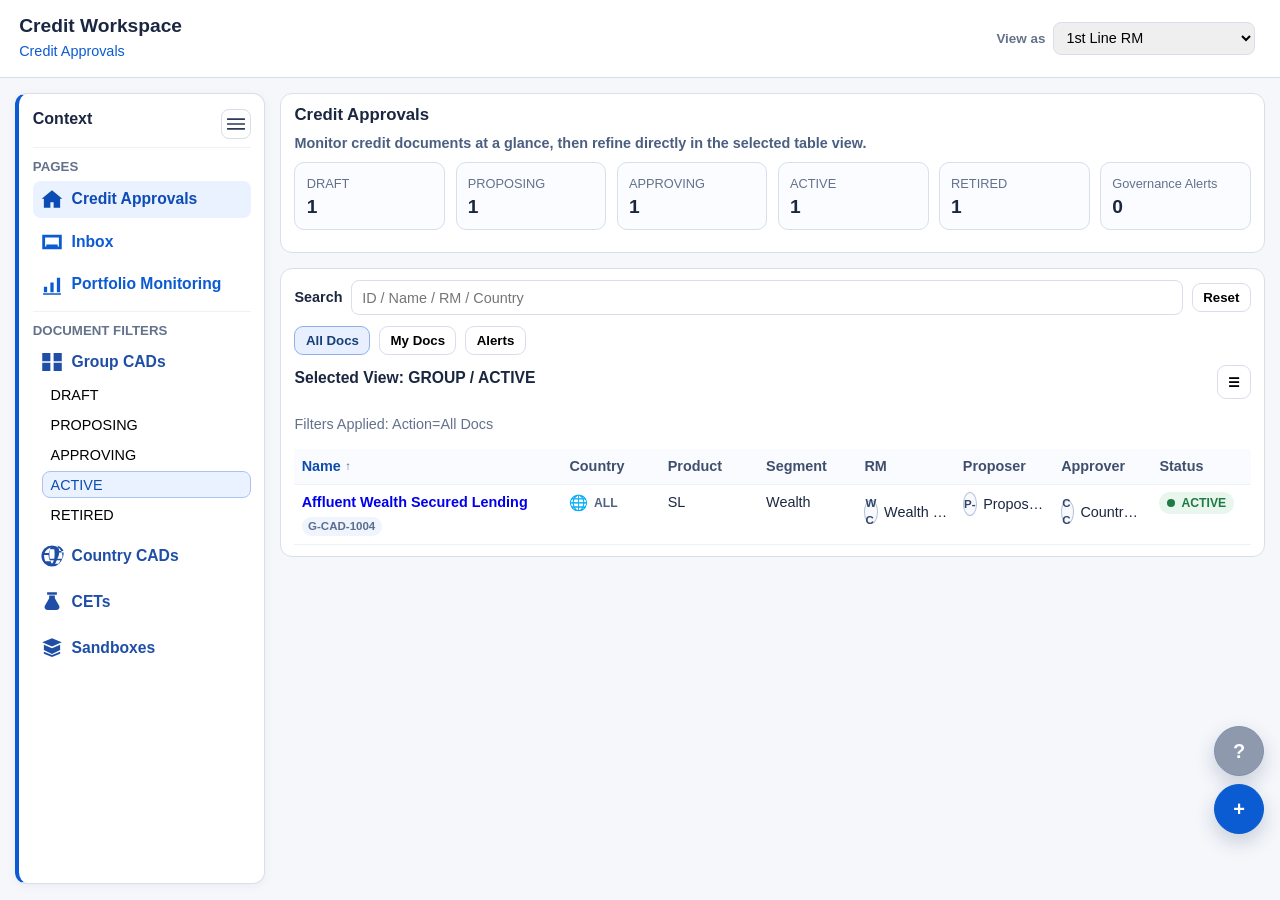
<file: index.html>
<!doctype html>
<html lang="en">
<head>
  <meta charset="utf-8" />
  <meta name="viewport" content="width=device-width, initial-scale=1" />
  <title>CAD CET Flow</title>
  <meta http-equiv="refresh" content="0; url=./prototype/index.html#/home" />
  <script>
    window.location.replace("./prototype/index.html#/home");
  </script>
</head>
<body>
  <p>Redirecting to <a href="./prototype/index.html#/home">prototype</a>...</p>
</body>
</html>
</file>
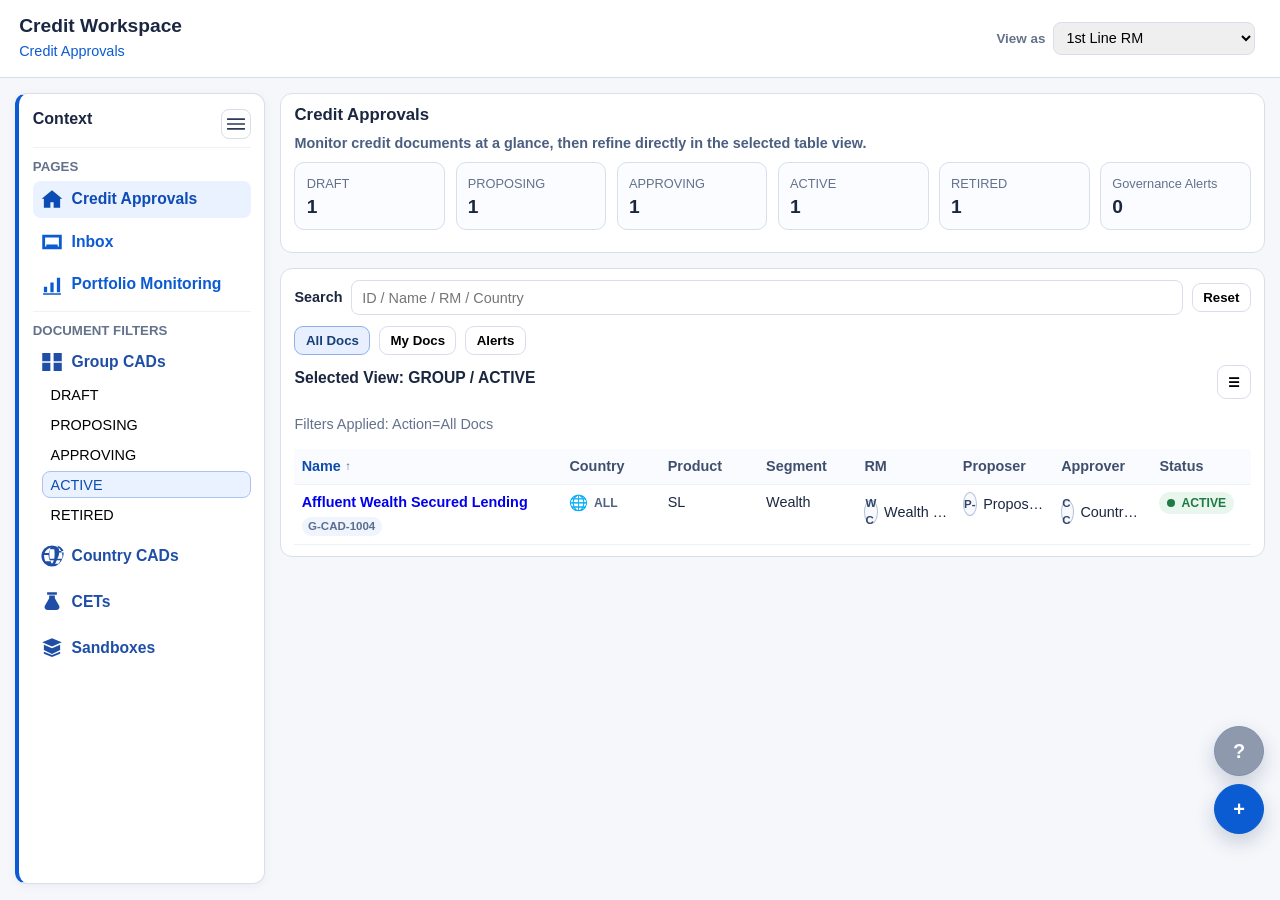
<file: prototype/index.html>
<!DOCTYPE html>
<html lang="en">
<head>
  <meta charset="UTF-8" />
  <meta name="viewport" content="width=device-width, initial-scale=1.0" />
  <title>CAD CET Flow Prototype</title>
  <link rel="stylesheet" href="styles.css" />
</head>
<body>
  <header class="topbar">
    <div>
      <h1>Credit Workspace</h1>
      <p id="breadcrumb" class="breadcrumb">Credit Approvals</p>
    </div>
    <div class="actions" id="action-bar">
      <div class="role-switcher" aria-label="View as role">
        <label for="topbar-role-select">View as</label>
        <select id="topbar-role-select">
          <option value="RM">1st Line RM</option>
          <option value="BUSINESS_PROPOSER">Proposer</option>
          <option value="EDITOR_2LOD">2nd Line Editor</option>
          <option value="APPROVER_2LOD">2nd Line Approver (CCH)</option>
          <option value="GOVERNANCE_ADMIN">Governance Admin</option>
          <option value="GLOBAL_HEAD">Global Head</option>
        </select>
      </div>
      <button id="save-btn" class="btn secondary">Save Draft</button>
      <button id="validate-btn" class="btn secondary">Validate</button>
      <button id="submit-btn" class="btn primary" disabled>Submit</button>
    </div>
  </header>

  <main id="app-shell" class="app-shell">
    <aside class="left-panel" id="left-panel"></aside>
    <section class="center-panel" id="view-root"></section>

    <aside id="issue-panel" class="issue-panel" aria-live="polite">
      <div class="issue-header">
        <div>
          <h2>Issues</h2>
          <p id="issue-summary" class="muted">No issues</p>
        </div>
        <button id="close-panel" class="icon-btn" aria-label="Close">x</button>
      </div>
      <div class="filters">
        <button data-filter="all" class="filter active">All</button>
        <button data-filter="blockers" class="filter">Blockers</button>
        <button data-filter="errors" class="filter">Errors</button>
        <button data-filter="warnings" class="filter">Warnings</button>
      </div>
      <div id="resolved-banner" class="resolved-banner">All issues resolved</div>
      <ul id="issue-list" class="issue-list"></ul>
    </aside>
    <button id="open-panel-btn" class="open-panel-btn" aria-label="Open issues panel">Issues</button>
  </main>

  <div class="fab-group" aria-label="Quick actions">
    <div class="fab-help-wrap">
      <div id="help-float-menu" class="fab-menu" aria-hidden="true">
        <button class="fab-menu-item" data-help-type="docs" title="Documentation">Documentation</button>
        <button class="fab-menu-item coming-soon" data-help-type="approver" title="Find your approver">Find Your Approver</button>
        <button class="fab-menu-item coming-soon" data-help-type="demo" title="Demo mode">Demo Mode</button>
        <button class="fab-menu-item coming-soon" data-help-type="chat" title="Contact Credit chat">Contact Credit Chat</button>
      </div>
      <button id="help-fab" class="fab secondary" title="Help">?</button>
    </div>
    <div class="fab-create-wrap">
      <div id="create-float-menu" class="fab-menu" aria-hidden="true">
        <button class="fab-menu-item coming-soon" data-create-type="group" title="Create Group CAD">Group CAD</button>
        <button class="fab-menu-item coming-soon" data-create-type="country" title="Create Country CAD">Country CAD</button>
        <button class="fab-menu-item" data-create-type="cet" title="Create CET">CET</button>
        <button class="fab-menu-item coming-soon" data-create-type="sandbox" title="Create Sandbox">Sandbox</button>
      </div>
      <button id="create-fab" class="fab primary" title="Create">+</button>
    </div>
    <button id="backtop-fab" class="fab tertiary" title="Back to top" aria-label="Back to top">↑</button>
  </div>

  <div id="drawer-backdrop" class="drawer-backdrop"></div>
  <aside id="create-cet-drawer" class="side-drawer" aria-hidden="true"></aside>
  <div id="governance-modal" class="modal-shell" aria-hidden="true"></div>
  <script src="data/sample-hierarchy.js" defer></script>
  <script src="app.js" defer></script>
</body>
</html>
</file>
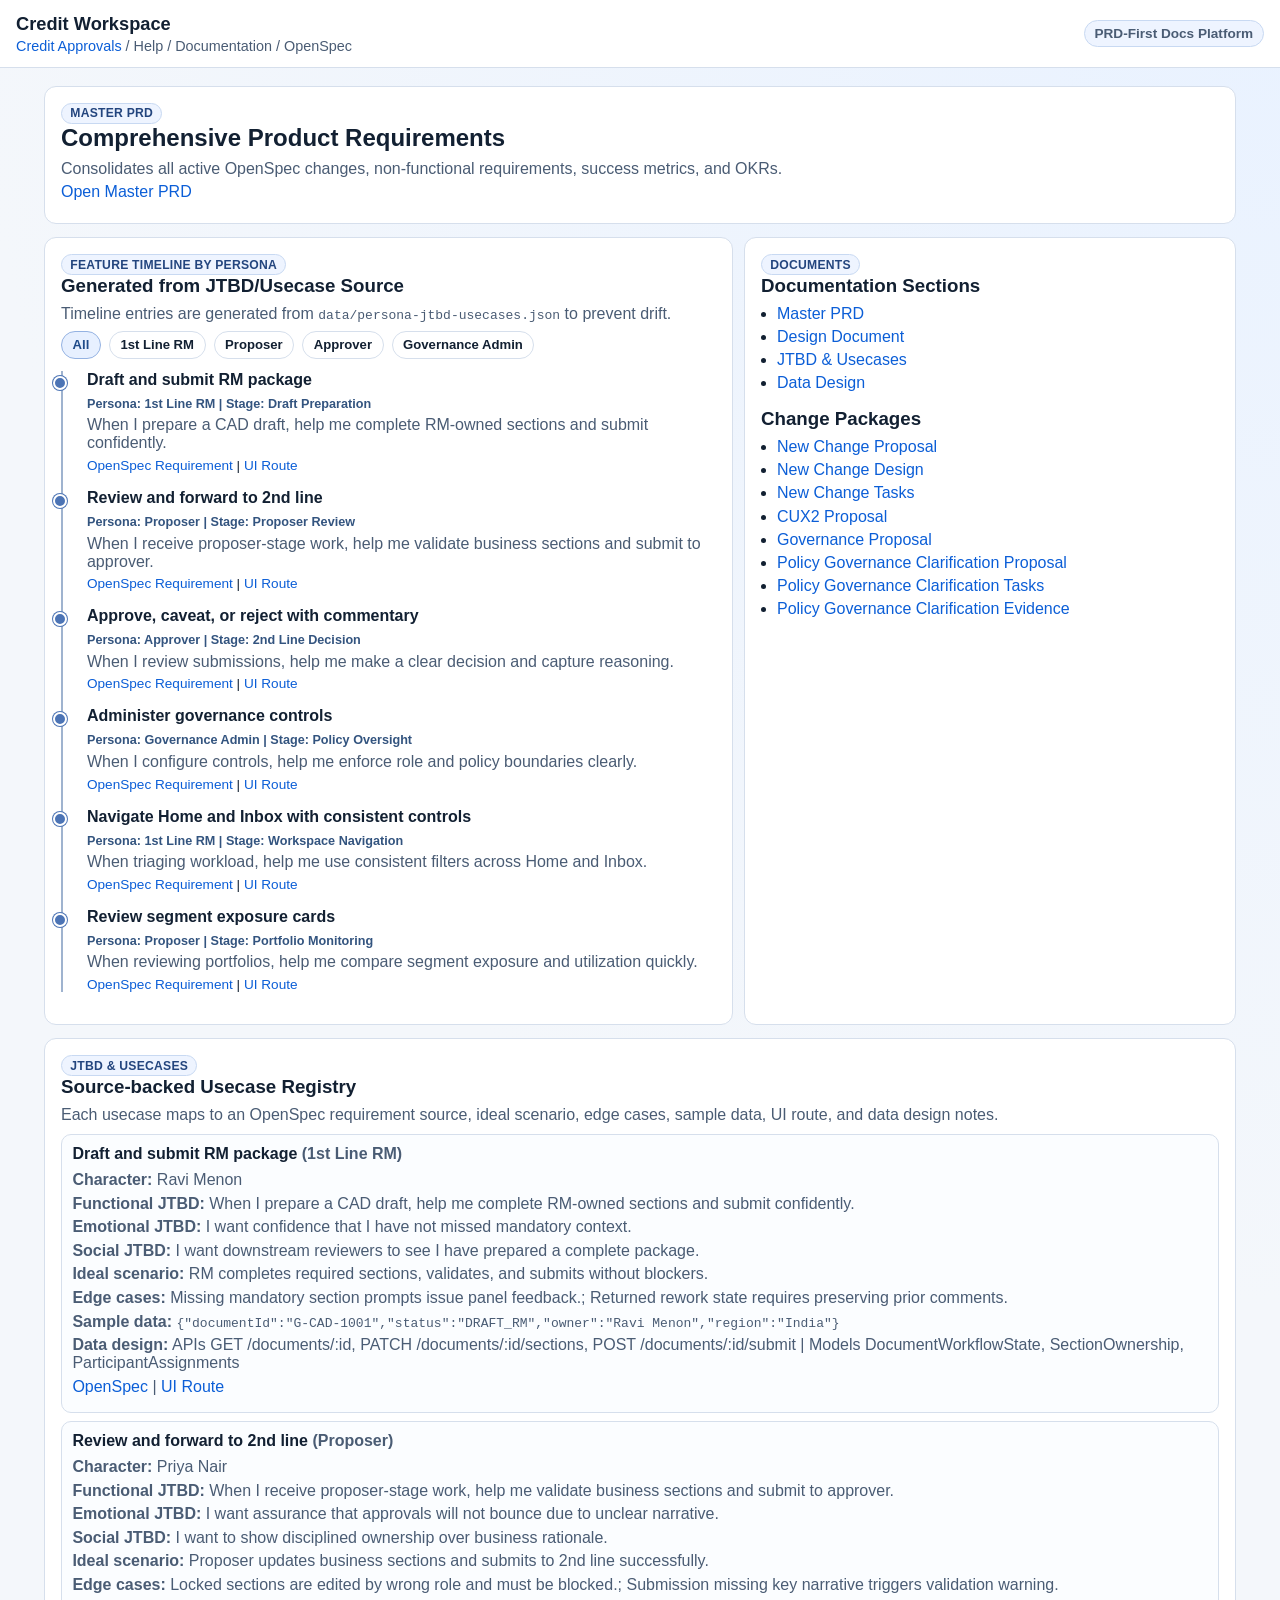
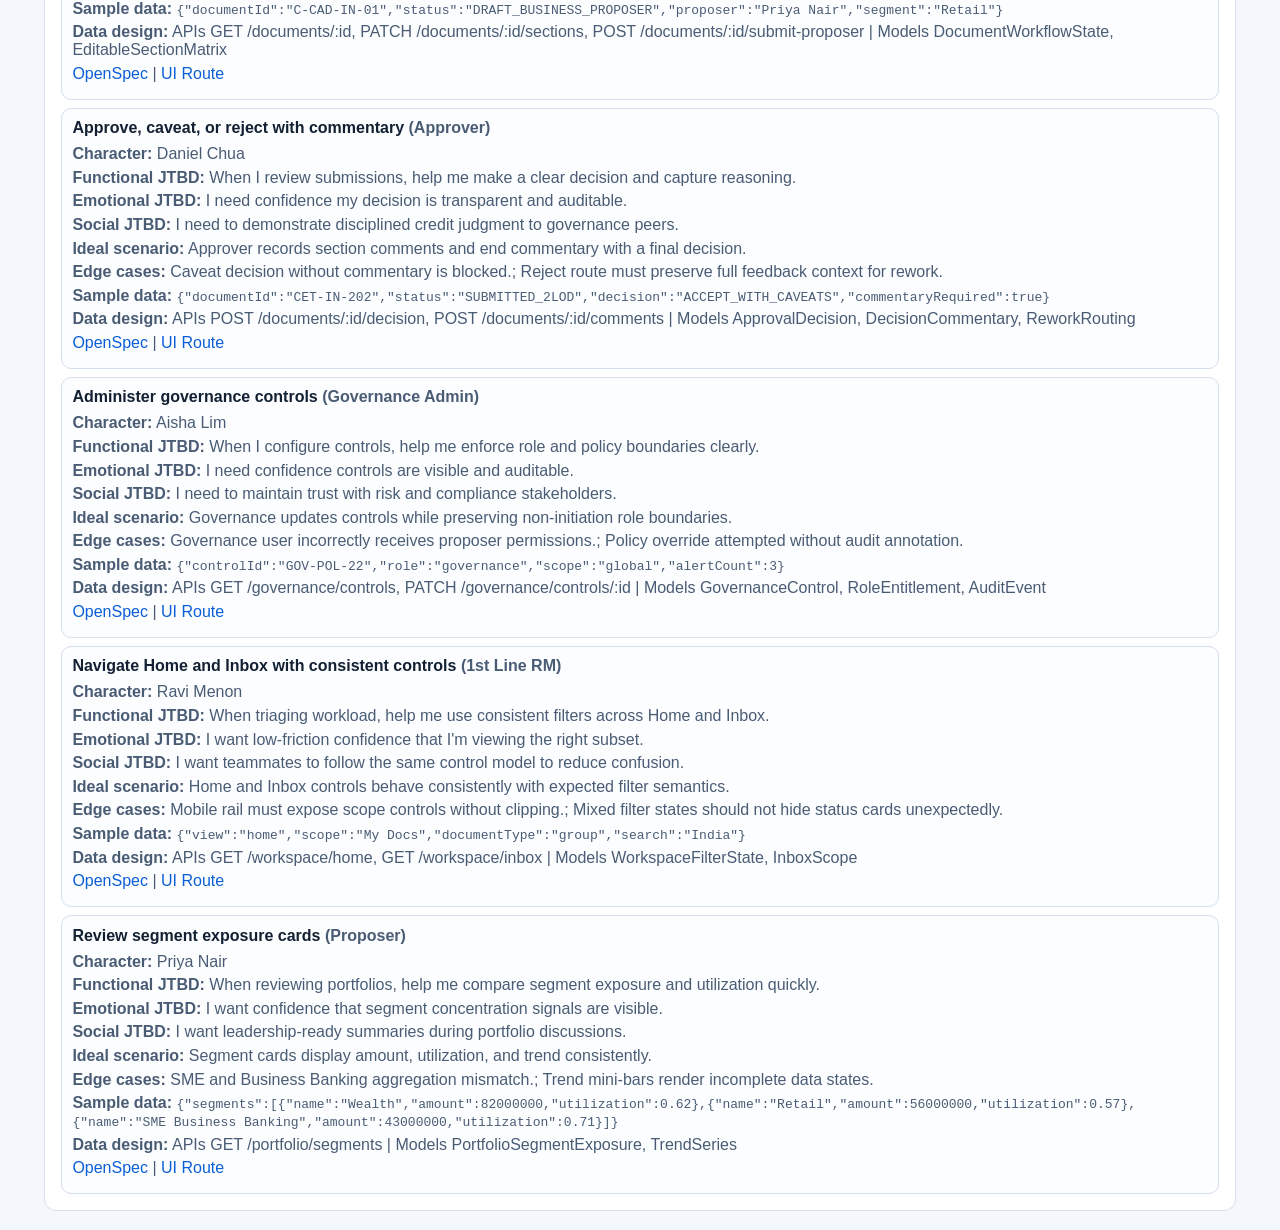
<file: prototype/documents/openspec/index.html>
<!DOCTYPE html>
<html lang="en">
<head>
  <meta charset="UTF-8" />
  <meta name="viewport" content="width=device-width, initial-scale=1.0" />
  <title>Credit Workspace Documentation</title>
  <style>
    :root {
      --bg: #f4f7fb;
      --panel: #ffffff;
      --line: #d6dfec;
      --text: #122032;
      --muted: #4a5c74;
      --primary: #20457f;
      --accent: #0b5ed7;
      --timeline: #9fb3cf;
      --chip-bg: #eef4ff;
      --danger: #b42318;
    }
    * { box-sizing: border-box; }
    body {
      margin: 0;
      font-family: "Avenir Next", "Segoe UI", sans-serif;
      background: radial-gradient(circle at top right, #e9f2ff, var(--bg) 42%);
      color: var(--text);
    }
    .topbar {
      display: flex;
      justify-content: space-between;
      align-items: center;
      padding: 0.8rem 1rem;
      border-bottom: 1px solid var(--line);
      background: #fff;
      position: sticky;
      top: 0;
      z-index: 10;
    }
    .topbar h1 { margin: 0; font-size: 1.14rem; }
    .breadcrumb { margin: 0.2rem 0 0; color: var(--muted); font-size: 0.9rem; }
    .top-actions {
      font-size: 0.85rem;
      color: var(--muted);
      background: var(--chip-bg);
      border: 1px solid #c8d9f2;
      border-radius: 999px;
      padding: 0.3rem 0.62rem;
      font-weight: 600;
    }
    main {
      max-width: min(1500px, 96vw);
      margin: 0 auto;
      padding: 1.15rem;
      display: grid;
      gap: 0.85rem;
    }
    .panel {
      background: var(--panel);
      border: 1px solid var(--line);
      border-radius: 12px;
      padding: 1rem;
    }
    h2, h3, h4 { margin: 0 0 0.5rem; }
    p { margin: 0.35rem 0; color: var(--muted); }
    a { color: var(--accent); text-decoration: none; }
    a:hover { text-decoration: underline; }
    .chip {
      display: inline-block;
      margin-right: 0.35rem;
      border: 1px solid #c8d9f2;
      border-radius: 999px;
      background: var(--chip-bg);
      color: #23457e;
      font-size: 0.76rem;
      font-weight: 700;
      padding: 0.14rem 0.52rem;
      letter-spacing: 0.02em;
      text-transform: uppercase;
    }
    .doc-grid {
      display: grid;
      gap: 0.7rem;
      grid-template-columns: 1.4fr 1fr;
    }
    .persona-filters {
      display: flex;
      gap: 0.5rem;
      flex-wrap: wrap;
      margin-top: 0.5rem;
    }
    .filter-btn {
      border: 1px solid var(--line);
      border-radius: 999px;
      background: #fff;
      color: var(--text);
      padding: 0.34rem 0.66rem;
      font-size: 0.82rem;
      font-weight: 600;
      cursor: pointer;
    }
    .filter-btn.active {
      background: #e7f0ff;
      border-color: #94b2e2;
      color: #1f4b8a;
    }
    .timeline {
      list-style: none;
      margin: 0.75rem 0 0;
      padding: 0;
      border-left: 2px solid var(--timeline);
    }
    .timeline-item {
      position: relative;
      margin: 0 0 1rem 0.65rem;
      padding-left: 0.85rem;
    }
    .timeline-item::before {
      content: "";
      position: absolute;
      left: -1.25rem;
      top: 0.3rem;
      width: 10px;
      height: 10px;
      border-radius: 999px;
      background: #4c74b5;
      border: 2px solid #fff;
      box-shadow: 0 0 0 1px #4c74b5;
    }
    .timeline-meta {
      margin-top: 0.18rem;
      font-size: 0.79rem;
      color: #33547f;
      font-weight: 600;
    }
    .timeline-links { margin-top: 0.35rem; font-size: 0.85rem; }
    .mini-list { margin: 0.4rem 0 0; padding-left: 1rem; }
    .mini-list li { margin: 0.32rem 0; }
    .usecase-list {
      margin: 0.6rem 0 0;
      padding: 0;
      list-style: none;
      display: grid;
      gap: 0.5rem;
    }
    .usecase-list li {
      border: 1px solid var(--line);
      border-radius: 10px;
      padding: 0.65rem;
      background: #fbfdff;
    }
    .muted { color: var(--muted); }
    .error { color: var(--danger); }
    @media (max-width: 900px) {
      .doc-grid { grid-template-columns: 1fr; }
      main { padding: 0.8rem; }
      .topbar { flex-direction: column; align-items: flex-start; gap: 0.4rem; }
      .top-actions { font-size: 0.78rem; }
      .panel { padding: 0.82rem; }
      .timeline-item { margin-left: 0.45rem; padding-left: 0.65rem; }
      .timeline-meta { font-size: 0.74rem; }
      .mini-list { padding-left: 0.9rem; }
    }
    @media (max-width: 680px) {
      body { background: var(--bg); }
      .topbar { padding: 0.62rem 0.72rem; }
      .topbar h1 { font-size: 1.02rem; }
      .breadcrumb { font-size: 0.8rem; line-height: 1.35; }
      .top-actions { font-size: 0.72rem; padding: 0.24rem 0.48rem; }
      main { padding: 0.62rem; gap: 0.62rem; }
      .panel { border-radius: 10px; padding: 0.68rem; }
      .persona-filters { gap: 0.35rem; }
      .filter-btn { font-size: 0.76rem; padding: 0.3rem 0.52rem; }
      .timeline { margin-top: 0.56rem; }
      .timeline-item { margin-bottom: 0.75rem; }
      .timeline-links { font-size: 0.79rem; }
      .usecase-list { gap: 0.42rem; }
      .usecase-list li { padding: 0.55rem; }
    }
  </style>
</head>
<body>
  <header class="topbar">
    <div>
      <h1>Credit Workspace</h1>
      <p class="breadcrumb"><a href="../../index.html#/home">Credit Approvals</a> / Help / Documentation / OpenSpec</p>
    </div>
    <div class="top-actions">PRD-First Docs Platform</div>
  </header>

  <main>
    <section class="panel">
      <span class="chip">Master PRD</span>
      <h2>Comprehensive Product Requirements</h2>
      <p>Consolidates all active OpenSpec changes, non-functional requirements, success metrics, and OKRs.</p>
      <p><a href="viewer.html?doc=docs/master-prd.md">Open Master PRD</a></p>
    </section>

    <section class="doc-grid">
      <section class="panel">
        <span class="chip">Feature Timeline by Persona</span>
        <h3>Generated from JTBD/Usecase Source</h3>
        <p>Timeline entries are generated from <code>data/persona-jtbd-usecases.json</code> to prevent drift.</p>
        <div id="persona-filters" class="persona-filters"></div>
        <ol class="timeline" id="feature-timeline"></ol>
      </section>

      <section class="panel">
        <span class="chip">Documents</span>
        <h3>Documentation Sections</h3>
        <ul class="mini-list">
          <li><a href="viewer.html?doc=docs/master-prd.md">Master PRD</a></li>
          <li><a href="viewer.html?doc=docs/design-persona-journeys.md">Design Document</a></li>
          <li><a href="viewer.html?doc=docs/jtbd-usecases.md">JTBD &amp; Usecases</a></li>
          <li><a href="viewer.html?doc=docs/data-design.md">Data Design</a></li>
        </ul>

        <h3 style="margin-top:1rem;">Change Packages</h3>
        <ul class="mini-list">
          <li><a href="viewer.html?doc=changes/documentation-prd-jtbd-skills-platform/proposal.md">New Change Proposal</a></li>
          <li><a href="viewer.html?doc=changes/documentation-prd-jtbd-skills-platform/design.md">New Change Design</a></li>
          <li><a href="viewer.html?doc=changes/documentation-prd-jtbd-skills-platform/tasks.md">New Change Tasks</a></li>
          <li><a href="viewer.html?doc=changes/credit-approval-ux-consistency-phase-2/proposal.md">CUX2 Proposal</a></li>
          <li><a href="viewer.html?doc=changes/governance-feedback-ux-alignment/proposal.md">Governance Proposal</a></li>
          <li><a href="viewer.html?doc=changes/policy-governance-admin-clarification-phase-3/proposal.md">Policy Governance Clarification Proposal</a></li>
          <li><a href="viewer.html?doc=changes/policy-governance-admin-clarification-phase-3/tasks.md">Policy Governance Clarification Tasks</a></li>
          <li><a href="viewer.html?doc=changes/policy-governance-admin-clarification-phase-3/evidence-manifest.md">Policy Governance Clarification Evidence</a></li>
        </ul>
      </section>
    </section>

    <section class="panel">
      <span class="chip">JTBD &amp; Usecases</span>
      <h3>Source-backed Usecase Registry</h3>
      <p>Each usecase maps to an OpenSpec requirement source, ideal scenario, edge cases, sample data, UI route, and data design notes.</p>
      <ul id="usecase-list" class="usecase-list"></ul>
      <p id="load-error" class="error" style="display:none;"></p>
    </section>
  </main>

  <script>
    const state = {
      dataset: null,
      persona: "all"
    };

    function escapeHtml(str) {
      return String(str)
        .replace(/&/g, "&amp;")
        .replace(/</g, "&lt;")
        .replace(/>/g, "&gt;")
        .replace(/\"/g, "&quot;")
        .replace(/'/g, "&#39;");
    }

    function personaLabel(id) {
      if (!state.dataset) return id;
      const match = (state.dataset.personas || []).find((p) => p.id === id);
      return match ? match.label : id;
    }

    function filteredUsecases() {
      if (!state.dataset) return [];
      const list = state.dataset.usecases || [];
      if (state.persona === "all") return list;
      return list.filter((u) => u.personaId === state.persona);
    }

    function renderFilters() {
      const root = document.getElementById("persona-filters");
      const personas = state.dataset?.personas || [];
      const options = [{ id: "all", label: "All" }, ...personas];
      root.innerHTML = options
        .map((p) => `<button class="filter-btn ${state.persona === p.id ? "active" : ""}" data-persona="${escapeHtml(p.id)}">${escapeHtml(p.label)}</button>`)
        .join("");
      root.querySelectorAll("button").forEach((btn) => {
        btn.addEventListener("click", () => {
          state.persona = btn.dataset.persona || "all";
          renderFilters();
          renderTimeline();
          renderUsecases();
        });
      });
    }

    function renderTimeline() {
      const root = document.getElementById("feature-timeline");
      const items = filteredUsecases();
      root.innerHTML = items
        .map((u) => `
          <li class="timeline-item">
            <h4>${escapeHtml(u.title)}</h4>
            <div class="timeline-meta">Persona: ${escapeHtml(personaLabel(u.personaId))} | Stage: ${escapeHtml(u.journeyStage)}</div>
            <p>${escapeHtml(u.jtbd?.functional || "")}</p>
            <div class="timeline-links">
              <a href="${escapeHtml(u.openSpecLink)}">OpenSpec Requirement</a>
              ${u.uiRoute ? ` | <a href="${escapeHtml(u.uiRoute)}">UI Route</a>` : ""}
            </div>
          </li>
        `)
        .join("");
      if (!items.length) {
        root.innerHTML = `<li class="timeline-item"><p class="muted">No timeline items for selected persona.</p></li>`;
      }
    }

    function renderUsecases() {
      const root = document.getElementById("usecase-list");
      const items = filteredUsecases();
      root.innerHTML = items
        .map((u) => `
          <li>
            <h4>${escapeHtml(u.title)} <span class="muted">(${escapeHtml(personaLabel(u.personaId))})</span></h4>
            <p><strong>Character:</strong> ${escapeHtml(u.character)}</p>
            <p><strong>Functional JTBD:</strong> ${escapeHtml(u.jtbd?.functional || "")}</p>
            <p><strong>Emotional JTBD:</strong> ${escapeHtml(u.jtbd?.emotional || "")}</p>
            <p><strong>Social JTBD:</strong> ${escapeHtml(u.jtbd?.social || "")}</p>
            <p><strong>Ideal scenario:</strong> ${escapeHtml(u.idealScenario || "")}</p>
            <p><strong>Edge cases:</strong> ${(u.edgeCases || []).map(escapeHtml).join("; ")}</p>
            <p><strong>Sample data:</strong> <code>${escapeHtml(JSON.stringify(u.sampleData || {}))}</code></p>
            <p><strong>Data design:</strong> APIs ${(u.dataDesign?.apis || []).map(escapeHtml).join(", ")} | Models ${(u.dataDesign?.models || []).map(escapeHtml).join(", ")}</p>
            <p><a href="${escapeHtml(u.openSpecLink)}">OpenSpec</a>${u.uiRoute ? ` | <a href="${escapeHtml(u.uiRoute)}">UI Route</a>` : ""}</p>
          </li>
        `)
        .join("");
    }

    async function readText(path) {
      if (window.location.protocol === "file:") {
        return await new Promise((resolve, reject) => {
          const xhr = new XMLHttpRequest();
          xhr.open("GET", path, true);
          xhr.onload = () => {
            if (xhr.status === 0 || (xhr.status >= 200 && xhr.status < 300)) {
              resolve(xhr.responseText);
              return;
            }
            reject(new Error(`HTTP ${xhr.status}`));
          };
          xhr.onerror = () => reject(new Error("Network error"));
          xhr.send();
        });
      }
      const resp = await fetch(path, { cache: "no-store" });
      if (!resp.ok) throw new Error(`HTTP ${resp.status}`);
      return await resp.text();
    }

    async function init() {
      const err = document.getElementById("load-error");
      try {
        const text = await readText("data/persona-jtbd-usecases.json");
        state.dataset = JSON.parse(text);
        renderFilters();
        renderTimeline();
        renderUsecases();
      } catch (e) {
        err.style.display = "block";
        err.textContent = `Could not load timeline source: ${String(e)}`;
      }
    }

    init();
  </script>
</body>
</html>
</file>
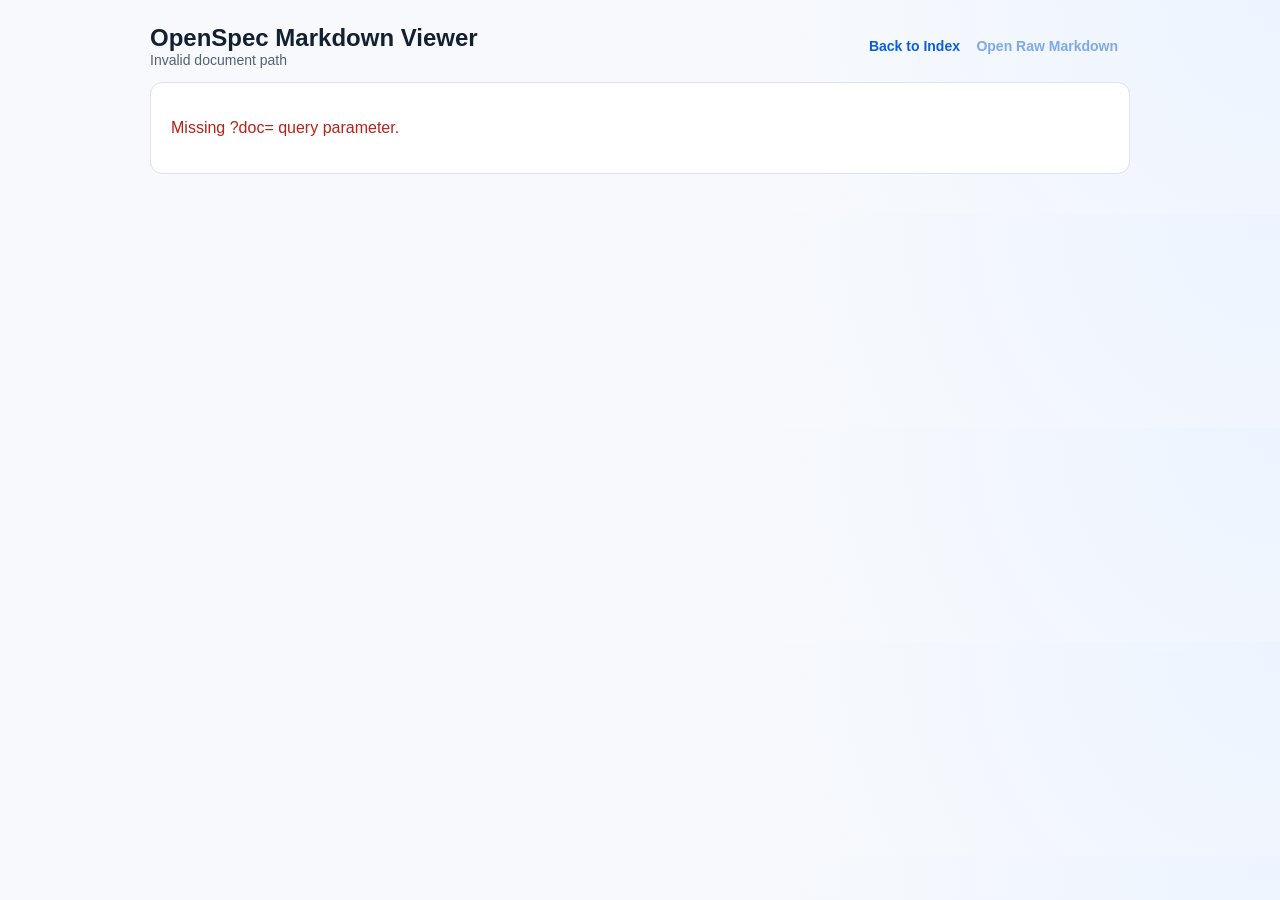
<file: prototype/documents/openspec/viewer.html>
<!DOCTYPE html>
<html lang="en">
<head>
  <meta charset="UTF-8" />
  <meta name="viewport" content="width=device-width, initial-scale=1.0" />
  <title>OpenSpec Markdown Viewer</title>
  <style>
    :root {
      color-scheme: light;
      --bg: #f7f9fc;
      --panel: #ffffff;
      --text: #122032;
      --muted: #526173;
      --line: #dbe3ee;
      --link: #0b5ed7;
      --code-bg: #f1f5fb;
      --accent: #d8e5ff;
      --error: #b42318;
    }
    body {
      margin: 0;
      font-family: "Avenir Next", "Segoe UI", sans-serif;
      background: radial-gradient(circle at top right, #edf4ff, var(--bg) 40%);
      color: var(--text);
    }
    main {
      max-width: 980px;
      margin: 0 auto;
      padding: 24px 20px 40px;
    }
    .head {
      display: flex;
      gap: 12px;
      align-items: center;
      justify-content: space-between;
      flex-wrap: wrap;
      margin-bottom: 14px;
    }
    .meta { color: var(--muted); font-size: 14px; }
    .actions a {
      color: var(--link);
      text-decoration: none;
      margin-right: 12px;
      font-size: 14px;
      font-weight: 600;
    }
    .actions a:hover { text-decoration: underline; }
    .panel {
      background: var(--panel);
      border: 1px solid var(--line);
      border-radius: 12px;
      padding: 20px;
    }
    .error { color: var(--error); white-space: pre-wrap; }
    .markdown h1, .markdown h2, .markdown h3, .markdown h4 {
      margin-top: 26px;
      margin-bottom: 10px;
      line-height: 1.25;
    }
    .markdown h1 { font-size: 30px; border-bottom: 1px solid var(--line); padding-bottom: 8px; }
    .markdown h2 { font-size: 24px; border-bottom: 1px solid var(--line); padding-bottom: 6px; }
    .markdown h3 { font-size: 20px; }
    .markdown h4 { font-size: 17px; }
    .markdown p, .markdown li { line-height: 1.65; font-size: 15px; }
    .markdown ul, .markdown ol { padding-left: 24px; }
    .markdown code {
      background: var(--code-bg);
      border: 1px solid var(--accent);
      border-radius: 5px;
      padding: 1px 5px;
      font-size: 13px;
      font-family: ui-monospace, SFMono-Regular, Menlo, Monaco, Consolas, "Liberation Mono", monospace;
    }
    .markdown pre {
      background: var(--code-bg);
      border: 1px solid var(--accent);
      border-radius: 8px;
      padding: 12px;
      overflow: auto;
    }
    .markdown pre code {
      border: 0;
      background: transparent;
      padding: 0;
      font-size: 13px;
    }
    .markdown blockquote {
      margin: 12px 0;
      border-left: 4px solid var(--accent);
      padding: 4px 12px;
      color: var(--muted);
      background: #f8fbff;
    }
    .markdown table {
      width: 100%;
      border-collapse: collapse;
      margin: 14px 0;
      font-size: 14px;
      display: block;
      overflow-x: auto;
    }
    .markdown th, .markdown td {
      border: 1px solid var(--line);
      padding: 8px 10px;
      text-align: left;
      vertical-align: top;
    }
    .markdown th { background: #f2f6fc; font-weight: 700; }
    .markdown a { color: var(--link); text-decoration: none; }
    .markdown a:hover { text-decoration: underline; }
    .muted { color: var(--muted); }
    @media (max-width: 900px) {
      main {
        padding: 16px 12px 24px;
      }
      .panel {
        padding: 14px;
      }
      .head {
        gap: 8px;
      }
      .actions a {
        margin-right: 8px;
      }
      .markdown h1 { font-size: 24px; }
      .markdown h2 { font-size: 20px; }
      .markdown h3 { font-size: 17px; }
      .markdown p, .markdown li { font-size: 14px; line-height: 1.58; }
      .markdown pre {
        padding: 10px;
      }
    }
    @media (max-width: 680px) {
      body {
        background: var(--bg);
      }
      main {
        padding: 10px 8px 18px;
      }
      .panel {
        border-radius: 10px;
        padding: 10px;
      }
      .meta {
        font-size: 12px;
      }
      .actions {
        display: flex;
        flex-wrap: wrap;
        gap: 6px 10px;
      }
      .actions a {
        margin-right: 0;
        font-size: 12px;
      }
      .markdown h1 { font-size: 20px; }
      .markdown h2 { font-size: 18px; }
      .markdown h3 { font-size: 16px; }
      .markdown h4 { font-size: 14px; }
      .markdown p, .markdown li { font-size: 13px; line-height: 1.52; }
      .markdown ul, .markdown ol { padding-left: 18px; }
      .markdown th, .markdown td { padding: 6px 8px; font-size: 12px; }
      .markdown code { font-size: 12px; }
      .markdown pre code { font-size: 12px; }
    }
  </style>
</head>
<body>
  <main>
    <div class="head">
      <div>
        <h1 style="margin:0;font-size:24px;">OpenSpec Markdown Viewer</h1>
        <div id="doc-path" class="meta"></div>
      </div>
      <div class="actions">
        <a href="index.html">Back to Index</a>
        <a id="raw-link" href="#" target="_blank" rel="noopener noreferrer">Open Raw Markdown</a>
      </div>
    </div>
    <div id="content" class="panel">
      <p class="muted">Loading markdown...</p>
    </div>
  </main>
  <script>
    const ALLOWED_ROOTS = ["changes/", "docs/"];

    function escapeHtml(str) {
      return str
        .replace(/&/g, "&amp;")
        .replace(/</g, "&lt;")
        .replace(/>/g, "&gt;")
        .replace(/\"/g, "&quot;")
        .replace(/'/g, "&#39;");
    }

    function safeDocPath(raw) {
      if (!raw) return { ok: false, reason: "Missing ?doc= query parameter." };
      let decoded = "";
      try {
        decoded = decodeURIComponent(raw);
      } catch (_e) {
        return { ok: false, reason: "Could not decode ?doc value." };
      }
      if (decoded.startsWith("/") || /^[A-Za-z]:/.test(decoded)) {
        return { ok: false, reason: "Absolute paths are not allowed." };
      }
      const normalized = decoded.replace(/\\/g, "/").replace(/^\.\/+/, "");
      if (!ALLOWED_ROOTS.some((prefix) => normalized.startsWith(prefix))) {
        return { ok: false, reason: "Only files under approved documentation roots are allowed." };
      }
      if (!normalized.endsWith(".md")) {
        return { ok: false, reason: "Only markdown files are allowed." };
      }
      const parts = normalized.split("/");
      if (parts.some((part) => part === ".." || part === "")) {
        return { ok: false, reason: "Invalid path segments in ?doc value." };
      }
      return { ok: true, path: normalized };
    }

    function applyInline(text) {
      let out = text;
      out = out.replace(/`([^`]+)`/g, (_m, c) => `<code>${c}</code>`);
      out = out.replace(/\*\*([^*]+)\*\*/g, "<strong>$1</strong>");
      out = out.replace(/\*([^*]+)\*/g, "<em>$1</em>");
      out = out.replace(/\[([^\]]+)\]\(([^)]+)\)/g, '<a href="$2" target="_blank" rel="noopener noreferrer">$1</a>');
      return out;
    }

    function renderMarkdown(md) {
      const codeBlocks = [];
      let source = md.replace(/\r\n?/g, "\n");

      source = source.replace(/```([^\n]*)\n([\s\S]*?)```/g, (_m, lang, code) => {
        const token = `@@CODE_${codeBlocks.length}@@`;
        codeBlocks.push(`<pre><code class="lang-${escapeHtml(lang.trim())}">${escapeHtml(code)}</code></pre>`);
        return token;
      });

      source = escapeHtml(source);
      source = source.replace(/^(\|.+\|)\n(\|[-:| ]+\|)\n((?:\|.*\|\n?)*)/gm, (_m, head, _sep, body) => {
        const headCells = head.split("|").slice(1, -1).map((c) => `<th>${applyInline(c.trim())}</th>`).join("");
        const rows = body
          .trim()
          .split("\n")
          .filter(Boolean)
          .map((line) => {
            const cells = line.split("|").slice(1, -1).map((c) => `<td>${applyInline(c.trim())}</td>`).join("");
            return `<tr>${cells}</tr>`;
          }).join("");
        return `<table><thead><tr>${headCells}</tr></thead><tbody>${rows}</tbody></table>`;
      });

      source = source.replace(/^####\s+(.+)$/gm, "<h4>$1</h4>");
      source = source.replace(/^###\s+(.+)$/gm, "<h3>$1</h3>");
      source = source.replace(/^##\s+(.+)$/gm, "<h2>$1</h2>");
      source = source.replace(/^#\s+(.+)$/gm, "<h1>$1</h1>");
      source = source.replace(/^&gt;\s?(.*)$/gm, "<blockquote>$1</blockquote>");

      source = source.replace(/^(?:-|\*)\s+(.+)$/gm, "<li>$1</li>");
      source = source.replace(/(<li>[\s\S]*?<\/li>)/g, "<ul>$1</ul>");
      source = source.replace(/<\/ul>\s*<ul>/g, "");

      source = source.replace(/^(?:\d+)\.\s+(.+)$/gm, "<li data-ol='1'>$1</li>");
      source = source.replace(/(<li data-ol='1'>[\s\S]*?<\/li>)/g, (m) => `<ol>${m.replace(/ data-ol='1'/g, "")}</ol>`);
      source = source.replace(/<\/ol>\s*<ol>/g, "");

      source = source
        .split(/\n{2,}/)
        .map((chunk) => {
          const trimmed = chunk.trim();
          if (!trimmed) return "";
          if (/^<(h\d|ul|ol|pre|table|blockquote)/.test(trimmed)) return trimmed;
          return `<p>${trimmed.replace(/\n/g, "<br/>")}</p>`;
        })
        .join("\n");

      source = applyInline(source);

      for (let i = 0; i < codeBlocks.length; i += 1) {
        source = source.replace(`@@CODE_${i}@@`, codeBlocks[i]);
      }
      return source;
    }

    async function readText(path) {
      if (window.location.protocol === "file:") {
        return await new Promise((resolve, reject) => {
          const xhr = new XMLHttpRequest();
          xhr.open("GET", path, true);
          xhr.onload = () => {
            if (xhr.status === 0 || (xhr.status >= 200 && xhr.status < 300)) {
              resolve(xhr.responseText);
              return;
            }
            reject(new Error(`HTTP ${xhr.status}`));
          };
          xhr.onerror = () => reject(new Error("Network error"));
          xhr.send();
        });
      }
      const resp = await fetch(path, { cache: "no-store" });
      if (!resp.ok) throw new Error(`HTTP ${resp.status}`);
      return await resp.text();
    }

    async function init() {
      const params = new URLSearchParams(window.location.search);
      const raw = params.get("doc");
      const verdict = safeDocPath(raw);
      const content = document.getElementById("content");
      const pathLabel = document.getElementById("doc-path");
      const rawLink = document.getElementById("raw-link");

      if (!verdict.ok) {
        pathLabel.textContent = "Invalid document path";
        content.innerHTML = `<p class="error">${escapeHtml(verdict.reason)}</p>`;
        rawLink.removeAttribute("href");
        rawLink.style.pointerEvents = "none";
        rawLink.style.opacity = "0.5";
        return;
      }

      const docPath = verdict.path;
      pathLabel.textContent = `Document: ${docPath}`;
      rawLink.href = docPath;

      try {
        const markdown = await readText(docPath);
        content.innerHTML = `<article class="markdown">${renderMarkdown(markdown)}</article>`;
      } catch (err) {
        content.innerHTML = `<p class="error">Could not fetch markdown.\n${escapeHtml(String(err))}</p>`;
      }
    }

    init();
  </script>
</body>
</html>
</file>
<file: prototype/styles.css>
:root {
  --bg: #f5f7fb;
  --surface: #ffffff;
  --line: #d8deea;
  --text: #1b2740;
  --muted: #63728a;
  --primary: #0b5bd3;
  --primary-soft: #eaf1ff;
  --danger: #bb2e2e;
  --warning: #976100;
  --ok: #147943;
  --fs-body: 14px;
  --fs-title: 1.08rem;
  --fs-subtitle: 0.98rem;
  --fs-text: 0.9rem;
  --topbar-height: 72px;
  --shell-gap: 0.95rem;
  --panel-height: calc(100vh - 72px - 1.9rem);
}

* { box-sizing: border-box; }
body {
  margin: 0;
  font-family: "Segoe UI", Arial, sans-serif;
  font-size: var(--fs-body);
  line-height: 1.45;
  background: var(--bg);
  color: var(--text);
}

.topbar {
  display: flex;
  justify-content: space-between;
  align-items: center;
  gap: 1rem;
  padding: 0.9rem 1.2rem;
  background: var(--surface);
  border-bottom: 1px solid var(--line);
  position: sticky;
  top: 0;
  z-index: 20;
}
.topbar h1 { margin: 0; font-size: 1.2rem; line-height: 1.2; }
.breadcrumb { margin: 0.25rem 0 0; font-size: 0.9rem; color: var(--muted); }
.breadcrumb a { color: var(--primary); text-decoration: none; }
.breadcrumb span { margin: 0 0.3rem; color: var(--muted); }

.actions { display: flex; gap: 0.45rem; flex-wrap: wrap; justify-content: flex-end; }
.role-switcher {
  display: inline-flex;
  align-items: center;
  gap: 0.45rem;
  margin-right: 0.35rem;
}
.role-switcher label {
  font-size: 0.84rem;
  color: var(--muted);
  font-weight: 600;
}
.role-switcher select {
  min-width: 170px;
  padding: 0.4rem 0.55rem;
}
.btn {
  border: 1px solid var(--line);
  border-radius: 9px;
  background: #fff;
  padding: 0.54rem 0.85rem;
  cursor: pointer;
  font-weight: 600;
  font-size: var(--fs-text);
}
.btn.primary { background: var(--primary); color: #fff; border-color: var(--primary); }
.btn.secondary.active { background: #e8f0ff; border-color: #8fb0e9; color: #173f7a; }
.btn.small { padding: 0.4rem 0.65rem; font-size: 0.83rem; }
.btn:disabled { opacity: 0.45; cursor: not-allowed; }

.main-search-row,
.table-filter-row {
  display: flex;
  align-items: center;
  gap: 0.55rem;
  flex-wrap: wrap;
}
.main-search-row { margin-bottom: 0.6rem; }
.main-search-row label { font-weight: 700; }
.table-filter-row {
  justify-content: flex-start;
  margin-top: 0.55rem;
  margin-bottom: 0.55rem;
  min-height: 2rem;
}
.portfolio-filter-row {
  margin-left: 0;
  width: 100%;
}
.view-subheading {
  margin: 0 0 0.55rem;
  color: #4a5f81;
  font-size: 0.86rem;
  font-weight: 600;
}
input,
select,
textarea {
  border: 1px solid var(--line);
  border-radius: 8px;
  padding: 0.52rem 0.62rem;
  font-size: var(--fs-text);
}
input.invalid, textarea.invalid { border-color: var(--danger); }
.main-search-row input { min-width: 0; width: 100%; flex: 1; }

.app-shell {
  display: grid;
  grid-template-columns: 250px minmax(0, 1fr) 330px;
  align-items: start;
  gap: 0.95rem;
  padding: var(--shell-gap);
  width: 100%;
  max-width: 100%;
  box-sizing: border-box;
  overflow-x: hidden;
  min-height: calc(100vh - var(--topbar-height));
}

.app-shell.no-right-panel {
  grid-template-columns: 250px minmax(0, 1fr);
}
.app-shell.left-collapsed {
  grid-template-columns: 88px minmax(0, 1fr) 330px;
}
.app-shell.left-collapsed.no-right-panel {
  grid-template-columns: 88px minmax(0, 1fr);
}

.left-panel,
.center-panel,
.issue-panel { min-width: 0; }
.center-panel,
.issue-panel {
  width: 100%;
  max-width: 100%;
}
.left-panel {
  background: var(--surface);
  border: 1px solid var(--line);
  border-left: 4px solid var(--primary);
  border-radius: 12px;
  padding: 0.85rem;
  position: static;
  top: auto;
  min-height: 280px;
  height: var(--panel-height);
  overflow: auto;
  box-shadow: 0 2px 10px rgba(20, 38, 73, 0.05);
  z-index: 5;
}
.left-panel.collapsed {
  width: 74px;
  padding: 0.55rem;
  overflow: visible;
}
.left-panel h2 { margin: 0 0 0.6rem; font-size: 1rem; }
.left-panel h3 { margin: 0.3rem 0 0.4rem; font-size: 0.86rem; color: var(--muted); text-transform: uppercase; }
.left-panel a { color: var(--primary); text-decoration: none; display: block; margin-bottom: 0.35rem; }
.left-panel a.active { font-weight: 700; }
.side-head-row {
  display: flex;
  justify-content: space-between;
  align-items: center;
  margin-bottom: 0.35rem;
}
.collapse-btn {
  border: 1px solid var(--line);
  border-radius: 8px;
  background: #fff;
  width: 30px;
  height: 30px;
  cursor: pointer;
  display: inline-flex;
  align-items: center;
  justify-content: center;
  color: #2d3a55;
}
.menu-group {
  border-top: 1px solid #eef2f8;
  padding-top: 0.5rem;
  margin-top: 0.45rem;
}
.todo-hint {
  margin: 0.35rem 0.4rem 0;
}
.menu-title {
  margin: 0 0 0.25rem;
  font-size: 0.83rem;
  color: var(--muted);
  text-transform: uppercase;
  font-weight: 700;
  display: inline-flex;
  align-items: center;
  gap: 0.28rem;
}
.menu-item {
  display: block;
  width: 100%;
  border: 0;
  background: transparent;
  text-align: left;
  border-radius: 8px;
  padding: 0.35rem 0.4rem;
  color: #1f4ea6;
  font-weight: 600;
  font-size: var(--fs-subtitle);
  text-decoration: none;
  cursor: pointer;
}
.menu-item.with-icon {
  display: flex;
  align-items: center;
  gap: 0.4rem;
}
.menu-item.active {
  background: #eaf1ff;
  color: #0d4cb5;
}
.tree-dir { display: grid; gap: 0.08rem; }
.tree-node.level-1 { padding-left: 1rem; }
.tree-node.level-2 { padding-left: 1.8rem; }
.tree-node.level-3 { padding-left: 2.5rem; }
.side-link {
  border: 0;
  background: transparent;
  color: var(--primary);
  text-align: left;
  padding: 0.2rem 0;
  font-size: 0.94rem;
  font-weight: 600;
  cursor: pointer;
  display: block;
  width: 100%;
}
.side-link.active { color: #093f9f; text-decoration: underline; }
.mini-badge {
  display: inline-block;
  min-width: 18px;
  padding: 0 6px;
  border-radius: 10px;
  background: #e8efff;
  color: #0e4eaf;
  font-size: 0.72rem;
  text-align: center;
  margin-left: 6px;
}
.mini-badge.warn {
  background: #fff1d8;
  color: #8d5200;
}
.side-group { margin-bottom: 0.55rem; }
.side-rows {
  display: grid;
  gap: 0.2rem;
  padding-left: 0.6rem;
}
.side-rows.closed { display: none; }
.side-rows.open { display: grid; }
.side-row {
  border: 1px solid transparent;
  border-radius: 8px;
  padding: 0.28rem 0.45rem;
  background: transparent;
  text-align: left;
  font-size: var(--fs-text);
  cursor: pointer;
}
.side-row span {
  display: inline-flex;
  align-items: center;
  gap: 0.28rem;
}
.side-row.on { background: var(--primary-soft); border-color: #abc3f3; color: #0d4cb5; }
.context-block { border-top: 1px solid #eef2f8; padding-top: 0.55rem; margin-top: 0.55rem; }
.icon-rail { display: grid; justify-items: center; gap: 0.45rem; }
.icon-separator {
  display: block;
  width: 26px;
  height: 1px;
  background: #d4deef;
  margin: 0.1rem 0;
}
.icon-pill {
  border: 1px solid var(--line);
  background: #fff;
  border-radius: 999px;
  width: 56px;
  height: 56px;
  cursor: pointer;
  display: inline-flex;
  align-items: center;
  justify-content: center;
}
.left-panel.collapsed .icon-pill {
  display: inline-flex;
  align-items: center;
  justify-content: center;
}
.icon-pill.active { background: var(--primary-soft); border-color: #aac1ef; }
.ant-icon {
  display: inline-flex;
  width: 26px;
  height: 26px;
  align-items: center;
  justify-content: center;
}
.ant-icon svg {
  width: 26px;
  height: 26px;
  fill: currentColor;
}

@media (hover: hover) and (pointer: fine) {
  .left-panel.collapsed .has-tooltip {
    position: relative;
  }
  .left-panel.collapsed .has-tooltip::after {
    content: attr(data-tooltip);
    position: absolute;
    left: calc(100% + 10px);
    top: 50%;
    transform: translateY(-50%);
    background: rgba(0, 0, 0, 0.86);
    color: #fff;
    padding: 4px 8px;
    border-radius: 6px;
    font-size: 12px;
    line-height: 1.2;
    white-space: nowrap;
    opacity: 0;
    pointer-events: none;
    transition: opacity 0.12s ease;
    z-index: 32;
  }
  .left-panel.collapsed .has-tooltip::before {
    content: "";
    position: absolute;
    left: calc(100% + 5px);
    top: 50%;
    transform: translateY(-50%);
    border: 5px solid transparent;
    border-right-color: rgba(0, 0, 0, 0.86);
    opacity: 0;
    transition: opacity 0.12s ease;
    z-index: 32;
  }
  .left-panel.collapsed .has-tooltip:hover::after,
  .left-panel.collapsed .has-tooltip:hover::before,
  .left-panel.collapsed .has-tooltip:focus-visible::after,
  .left-panel.collapsed .has-tooltip:focus-visible::before {
    opacity: 1;
  }
}

.center-panel { display: grid; gap: 0.95rem; }
.center-panel {
  min-width: 0;
  max-width: 100%;
  height: auto;
  max-height: none;
  overflow-x: hidden;
  overflow-y: visible;
  overscroll-behavior: contain;
  min-height: 0;
}
.center-panel > * {
  min-width: 0;
  max-width: 100%;
  overflow-x: visible;
}
#view-root,
#view-root > *,
#view-root .card,
#view-root .card > * {
  min-width: 0;
  max-width: 100%;
  overflow-x: visible;
}
.card {
  background: var(--surface);
  border: 1px solid var(--line);
  border-radius: 12px;
  padding: 0.72rem 0.82rem;
  width: 100%;
  max-width: 100%;
  overflow-x: auto;
  overflow-y: visible;
}
.card h2, .card h3, .card h4 { margin-top: 0; margin-bottom: 0.45rem; line-height: 1.2; }
.card h2 { font-size: 1.05rem; }
.card h3 { font-size: 0.98rem; }
.card h4 { font-size: 0.92rem; }
.card.compact { padding: 0.7rem; }

.panel-grid {
  display: grid;
  grid-template-columns: repeat(4, minmax(0, 1fr));
  gap: 0.65rem;
}
.metric-grid {
  display: grid;
  grid-auto-flow: column;
  grid-auto-columns: minmax(0, 1fr);
  gap: 0.65rem;
  margin-bottom: 0.65rem;
  width: 100%;
}
.metric {
  border: 1px solid var(--line);
  border-radius: 10px;
  background: #fbfcff;
  padding: 0.7rem;
  display: grid;
  gap: 0.2rem;
  min-width: 0;
}
.metric span { font-size: 0.8rem; color: var(--muted); }
.metric span {
  white-space: nowrap;
  overflow: hidden;
  text-overflow: ellipsis;
}
.metric strong { font-size: 1.2rem; }
.metric strong {
  white-space: nowrap;
  line-height: 1.1;
}
.metric-grid.compact-one-line {
  grid-auto-flow: column;
  grid-auto-columns: minmax(0, 1fr);
  gap: 0.34rem;
}
.metric-grid.compact-one-line .metric {
  padding: 0.46rem;
  gap: 0.12rem;
}
.metric-grid.compact-one-line .metric span {
  font-size: 0.7rem;
}
.metric-grid.compact-one-line .metric strong {
  font-size: 0.94rem;
}
.panel-head {
  display: flex;
  align-items: center;
  justify-content: space-between;
  gap: 0.7rem;
  flex-wrap: wrap;
  min-width: 0;
}
.panel-head h2,
.panel-head h3,
.panel-head h4 {
  min-width: 0;
  max-width: 100%;
  overflow-wrap: anywhere;
  word-break: break-word;
}
.quick-actions { display: flex; flex-wrap: wrap; gap: 0.45rem; }
.chip-row { display: flex; flex-wrap: wrap; gap: 0.35rem; }
.chip {
  border: 1px solid var(--line);
  background: #fff;
  border-radius: 999px;
  padding: 0.28rem 0.58rem;
  font-size: 0.81rem;
  cursor: pointer;
}
.chip.on {
  background: var(--primary-soft);
  border-color: #acc3f5;
  color: #0e4fb3;
}

.data-table {
  width: 100%;
  border-collapse: collapse;
  font-size: var(--fs-text);
  table-layout: fixed;
  max-width: 100%;
}
.card .data-table {
  width: 100%;
  display: table; /* Change from block back to table */
  table-layout: fixed; /* This only works if display is table */
}
.data-table th,
.data-table td {
  border-bottom: 1px solid #edf1f8;
  text-align: left;
  padding: 0.45rem;
  vertical-align: top;
  overflow-wrap: anywhere;
  word-break: break-word;
  min-width: 0;
}
.data-table .key-col {
  width: 28%;
}
.data-table.compact-table th,
.data-table.compact-table td {
  white-space: nowrap;
  overflow: hidden;
  text-overflow: ellipsis;
}
.data-table.compact-table .key-col {
  width: 44%;
}
.ellipsis {
  display: inline-block;
  max-width: 100%;
  white-space: nowrap;
  overflow: hidden;
  text-overflow: ellipsis;
  vertical-align: bottom;
}
.num-cell { text-align: right !important; font-variant-numeric: tabular-nums; }
.data-table th { background: #f9fbff; color: #3f4f6d; }
.data-table .key-col { color: #0c4cae; font-weight: 700; }
.data-table .key-col a {
  overflow-wrap: anywhere;
  word-break: break-word;
}
.group-row td {
  background: #edf4ff;
  font-weight: 700;
}
.group-row td:first-child {
  border-left: 4px solid #2f65c7;
}
.group-row .type-cell {
  color: #0f4fae;
}
.country-row td { background: #feffff; }
.leaf td { color: #2e3d56; }
.hierarchy-table .group-row .key-col { text-decoration: underline; }
.tree-toggle {
  border: 1px solid var(--line);
  border-radius: 6px;
  width: 24px;
  height: 24px;
  background: #fff;
  cursor: pointer;
  font-weight: 700;
}
.status-tag {
  display: inline-flex;
  align-items: center;
  gap: 0.38rem;
  border-radius: 999px;
  padding: 0.14rem 0.5rem;
  font-size: 0.76rem;
  font-weight: 700;
}
.status-tag.is-compact {
  padding: 0.1rem 0.34rem;
  gap: 0.25rem;
}
.status-dot {
  width: 8px;
  height: 8px;
  border-radius: 50%;
  background: currentColor;
}
.tag-draft { background: #edf1f8; color: #415674; }
.tag-proposing { background: #edf5ff; color: #2a5aa3; }
.tag-approving { background: #fff4e8; color: #9a5a00; }
.tag-active { background: #e9f6ed; color: #1f7a43; }
.tag-retired { background: #eef0f4; color: #4e5d75; }
.tag-inflight { background: #fff1df; color: #8f5800; }
.tag-success { background: #e8f6ed; color: #147943; }
.tag-failed { background: #ffe9e9; color: #b02e2e; }
.id-tag {
  display: inline-block;
  margin-top: 0.25rem;
  border-radius: 999px;
  background: #f0f4fc;
  color: #5b6e8f;
  font-size: 0.72rem;
  padding: 0.08rem 0.4rem;
  font-weight: 600;
}
.owner-cell {
  display: inline-flex;
  align-items: center;
  gap: 0.4rem;
  min-width: 0;
  max-width: 100%;
  width: 100%;
}
.owner-avatar {
  width: 24px;
  height: 24px;
  border-radius: 50%;
  border: 1px solid #b5c2da;
  background: #f7f9fd;
  color: #304667;
  display: inline-flex;
  align-items: center;
  justify-content: center;
  font-size: 0.72rem;
  font-weight: 700;
}
.owner-name {
  min-width: 0;
  white-space: nowrap;
  overflow: hidden;
  text-overflow: ellipsis;
}
.country-cell {
  display: inline-flex;
  align-items: center;
  gap: 0.35rem;
}
.country-flag { font-size: 0.95rem; }
.country-code {
  font-size: 0.76rem;
  color: #4f6182;
  font-weight: 700;
}
.legal-tag { background: #fff2da; color: #8b5f13; }
.hierarchy-name.depth-1 { padding-left: 0.1rem; }
.hierarchy-name.depth-3 { padding-left: 1.2rem; }
.hierarchy-name.depth-4 { padding-left: 2.3rem; }
.name-tree {
  display: inline-flex;
  align-items: center;
  gap: 0.35rem;
}
.name-tree.depth-1 { padding-left: 0.05rem; }
.name-tree.depth-2 { padding-left: 0.65rem; }
.name-tree.depth-3 { padding-left: 1.35rem; }
.tree-spacer {
  width: 24px;
  height: 24px;
  display: inline-block;
}
.id-row { text-align: left; }
.name-prefix .ant-icon,
.name-prefix .ant-icon svg {
  width: 16px;
  height: 16px;
}
.type-icon {
  display: inline-flex;
  align-items: center;
  justify-content: center;
  color: #38588d;
}
.type-icon.tiny .ant-icon,
.type-icon.tiny .ant-icon svg {
  width: 18px;
  height: 18px;
}
.type-icon.depth-1 { margin-left: 0.1rem; }
.type-icon.depth-2 { margin-left: 0.55rem; }
.type-icon.depth-3 { margin-left: 1rem; }
.expander-cell.depth-1 { padding-left: 0.15rem; }
.expander-cell.depth-2 { padding-left: 0.55rem; }
.expander-cell.depth-3 { padding-left: 1rem; }
.country-with-tag {
  display: inline-flex;
  align-items: center;
  gap: 0.35rem;
}
.type-cell.depth-1 { padding-left: 0.15rem; font-weight: 700; }
.type-cell.depth-3 { padding-left: 0.8rem; }
.type-cell.depth-4 { padding-left: 1.4rem; }
.th-sort {
  border: 0;
  background: transparent;
  color: inherit;
  font: inherit;
  font-weight: 700;
  cursor: pointer;
  display: inline-flex;
  align-items: center;
  align-content: flex-start;
  flex-wrap: wrap;
  gap: 0.28rem;
  padding: 0;
  max-width: 100%;
  white-space: normal;
  overflow-wrap: anywhere;
  word-break: break-word;
}
.sort-meta { font-size: 0.72rem; color: #57709a; }
.columns-wrap { position: relative; }
.btn.icon-only { width: 34px; height: 34px; padding: 0; }
.columns-menu {
  position: absolute;
  top: calc(100% + 6px);
  right: 0;
  border: 1px solid var(--line);
  border-radius: 10px;
  background: #fff;
  padding: 0.45rem 0.55rem;
  box-shadow: 0 8px 22px rgba(20, 38, 73, 0.16);
  z-index: 9;
  display: none;
  min-width: 180px;
}
.columns-menu.open { display: grid; gap: 0.35rem; }
.columns-menu label { display: flex; gap: 0.4rem; align-items: center; font-size: 0.84rem; }

.util-wrap {
  display: inline-flex;
  align-items: center;
  gap: 0.4rem;
  min-width: 128px;
}
.util-wrap.compact {
  min-width: 90px;
}
.util-steps {
  display: inline-grid;
  grid-template-columns: repeat(5, 10px);
  gap: 2px;
}
.util-step {
  width: 10px;
  height: 10px;
  border-radius: 2px;
  background: #e7edf8;
}
.util-wrap.ok .util-step.on { background: #1f7a43; }
.util-wrap.warn .util-step.on { background: #b97305; }
.util-wrap.danger .util-step.on { background: #c93434; }
.util-num {
  font-size: 0.78rem;
  color: #556a8c;
  font-weight: 700;
}

.trend-mini {
  position: relative;
  width: 96px;
  height: 42px;
  display: inline-flex;
  align-items: flex-end;
  flex-direction: column;
  justify-content: flex-end;
}
.trend-bars {
  width: 100%;
  height: 100%;
  display: flex;
  align-items: flex-end;
  gap: 3px;
  padding-bottom: 2px;
}
.trend-bar {
  flex: 1;
  min-width: 6px;
  border-radius: 2px 2px 0 0;
  background: #2f65c7;
}
.trend-bar.warn { background: #b97305; }
.trend-bar.danger { background: #c93434; }
.limit-line {
  position: absolute;
  left: 0;
  right: 0;
  top: 2px;
  border-top: 1px solid #c93434;
  opacity: 0.8;
}
.trend-mini .headroom {
  margin-top: 2px;
  font-size: 0.66rem;
  color: #586f95;
  font-weight: 700;
}
.trend-mini.compact {
  width: 86px;
}
.trend-mini.compact .headroom {
  font-size: 0.62rem;
}

.form-grid {
  display: grid;
  grid-template-columns: repeat(2, minmax(0, 1fr));
  gap: 0.5rem;
}
.form-grid label { display: flex; flex-direction: column; gap: 0.35rem; font-size: 0.9rem; }
.form-stack {
  display: grid;
  gap: 0.6rem;
}
.form-stack label {
  display: flex;
  flex-direction: column;
  gap: 0.35rem;
  font-size: 0.9rem;
}
.form-stack input,
.form-stack textarea,
.form-stack select {
  width: 100%;
}
.ant-form-vertical label {
  width: 100%;
}
.ant-form-vertical input,
.ant-form-vertical textarea,
.ant-form-vertical select {
  width: 100%;
}
.help-inline {
  font-size: 0.8rem;
  color: #5d7093;
  margin-left: 0.2rem;
  cursor: help;
}
.financial-metrics td,
.financial-metrics th {
  font-size: 0.82rem;
}
.descriptions-bordered {
  border: 1px solid var(--line);
  border-radius: 10px;
  overflow: hidden;
}
.desc-row {
  display: grid;
  grid-template-columns: 170px 1fr 170px 1fr;
}
.desc-row.single {
  grid-template-columns: 170px 1fr;
}
.desc-row + .desc-row {
  border-top: 1px solid var(--line);
}
.desc-label,
.desc-value {
  padding: 0.5rem 0.65rem;
}
.desc-label {
  background: #fafcff;
  color: #4a5d7e;
  font-weight: 600;
  border-right: 1px solid var(--line);
}
.desc-row .desc-label:nth-child(3) {
  border-left: 1px solid var(--line);
}
.desc-value .status-tag {
  display: inline-flex;
}
.doc-name-with-icon {
  display: inline-flex;
  align-items: center;
  gap: 0.38rem;
}
.doc-type-ascii {
  font-family: ui-monospace, SFMono-Regular, Menlo, Monaco, Consolas, "Liberation Mono", "Courier New", monospace;
  color: #51668a;
  font-size: 0.8rem;
}
.helper-box {
  border: 1px solid #c7daf7;
  background: #eef5ff;
  color: #274f8f;
  border-radius: 8px;
  padding: 0.12rem 0.2rem;
  font-size: 0.82rem;
  margin-bottom: 0.62rem;
}
.helper-box summary {
  cursor: pointer;
  list-style: none;
  font-weight: 700;
  padding: 0.28rem 0.38rem;
  display: flex;
  align-items: center;
  justify-content: space-between;
}
.helper-box summary::-webkit-details-marker {
  display: none;
}
.helper-box summary::after {
  content: "▾";
  font-size: 0.78rem;
  color: #2d4f85;
}
.helper-box[open] summary::after {
  content: "▴";
}
.helper-box-content {
  padding: 0 0.38rem 0.34rem;
}
.subsection-head {
  display: flex;
  align-items: center;
  gap: 0.4rem;
  margin: 0.85rem 0 0.45rem;
}
.subsection-head h4 {
  margin: 0;
  font-size: 0.94rem;
}
.subsection-subhead {
  display: flex;
  align-items: center;
  gap: 0.4rem;
  margin: 0.62rem 0 0.35rem;
}
.subsection-subhead h5 {
  margin: 0;
  font-size: 0.87rem;
  color: #334a6f;
}
.subsection-fold {
  border: 1px solid var(--line);
  border-radius: 10px;
  margin: 0.55rem 0;
  background: #fff;
  overflow: hidden;
}
.subsection-fold > summary {
  list-style: none;
  cursor: pointer;
  display: flex;
  align-items: center;
  justify-content: space-between;
  gap: 0.5rem;
  padding: 0.5rem 0.6rem;
  font-weight: 700;
  background: #f7faff;
}
.subsection-fold > summary::-webkit-details-marker {
  display: none;
}
.subsection-fold-body {
  padding: 0.48rem;
}
.cet-size-descriptions .desc-row {
  grid-template-columns: minmax(120px, 0.9fr) minmax(0, 1.1fr);
}
.cet-size-descriptions .desc-row .desc-label:nth-child(3) {
  border-left: 0;
  border-top: 1px solid var(--line);
}
.cet-size-descriptions .desc-row .desc-value:nth-child(4) {
  border-top: 1px solid var(--line);
}
.uniform-metrics-table {
  table-layout: fixed;
  width: 100%;
}
.uniform-metrics-table col.col-metric { width: 32%; }
.uniform-metrics-table col.col-year { width: 9.5%; }
.uniform-metrics-table col.col-cumulative { width: 10.5%; }
.uniform-metrics-table col.col-assumption { width: 29%; }
.uniform-metrics-table .metric-col,
.uniform-metrics-table td:first-child,
.uniform-metrics-table th:first-child {
  background: #f2f5fa;
}
.uniform-metrics-table td,
.uniform-metrics-table th {
  vertical-align: top;
}
.uniform-metrics-table textarea {
  min-height: 58px;
}
.trigger-table col.col-metric { width: 44%; }
.trigger-table col.col-year { width: 18%; }
.trigger-table col.col-cumulative { width: 20%; }
.split-two { display: grid; grid-template-columns: 1fr 1fr; gap: 0.8rem; }
.checkbox-row { flex-direction: row !important; align-items: center; }
.muted { color: var(--muted); font-size: 0.88rem; }
.card p, .card li, .card label, .card small { font-size: var(--fs-text); }
.warning-note {
  color: #885400;
  background: #fff5df;
  border: 1px solid #f2d9a4;
  border-radius: 8px;
  padding: 0.5rem 0.6rem;
  font-size: 0.86rem;
}
.warning-note.soft {
  color: #35537b;
  background: #edf4ff;
  border-color: #b9cdee;
}

.autocomplete-wrap {
  position: relative;
  min-width: 0;
  flex: 1;
}
.autocomplete-wrap input {
  width: 100%;
  min-width: 0;
}
.autocomplete-panel {
  position: absolute;
  top: calc(100% + 6px);
  left: 0;
  right: 0;
  background: #fff;
  border: 1px solid var(--line);
  border-radius: 10px;
  box-shadow: 0 8px 20px rgba(20, 38, 73, 0.12);
  z-index: 8;
  max-height: 280px;
  overflow: auto;
}
.ac-group + .ac-group {
  border-top: 1px solid #eef2f8;
}
.ac-title {
  margin: 0;
  padding: 0.4rem 0.55rem;
  font-size: 0.78rem;
  color: #596985;
  background: #f8faff;
  text-transform: uppercase;
  letter-spacing: 0.02em;
}
.ac-option {
  width: 100%;
  border: 0;
  border-top: 1px solid #f0f3fa;
  background: #fff;
  text-align: left;
  padding: 0.46rem 0.55rem;
  display: flex;
  justify-content: space-between;
  gap: 0.5rem;
  cursor: pointer;
  font-size: var(--fs-text);
}
.ac-option:hover {
  background: #f3f7ff;
}

.tag-select {
  position: relative;
  min-width: 180px;
  flex: 1 1 0;
}
.tag-select > summary {
  list-style: none;
}
.tag-select > summary::-webkit-details-marker {
  display: none;
}
.tag-select-trigger {
  border: 1px solid var(--line);
  border-radius: 8px;
  min-height: 36px;
  padding: 0.25rem 0.45rem;
  display: flex;
  flex-wrap: nowrap;
  align-items: center;
  justify-content: space-between;
  gap: 0.35rem;
  background: #fff;
  cursor: pointer;
}
.tag-values {
  display: flex;
  flex-wrap: wrap;
  align-items: center;
  gap: 0.25rem;
}
.tag-caret {
  color: #6c7f9f;
  font-size: 0.8rem;
  margin-left: auto;
}
.portfolio-clear-btn { margin-left: auto; }
.tag-token {
  border: 1px solid #c8d8f3;
  background: #eef4ff;
  color: #204c95;
  border-radius: 999px;
  padding: 0.1rem 0.42rem;
  font-size: 0.78rem;
  line-height: 1.2;
}
.tag-placeholder {
  color: #6f819e;
  font-size: 0.85rem;
}
.tag-select-menu {
  position: absolute;
  z-index: 10;
  top: calc(100% + 6px);
  left: 0;
  min-width: 220px;
  max-height: 220px;
  overflow: auto;
  background: #fff;
  border: 1px solid var(--line);
  border-radius: 10px;
  box-shadow: 0 8px 20px rgba(20, 38, 73, 0.12);
  padding: 0.4rem 0.5rem;
  display: grid;
  gap: 0.28rem;
}
.tag-select-menu label {
  display: flex;
  align-items: center;
  gap: 0.4rem;
  font-size: 0.84rem;
}

.issue-panel {
  background: var(--surface);
  border: 1px solid var(--line);
  border-radius: 12px;
  padding: 0.82rem;
  position: sticky;
  top: calc(var(--topbar-height) + var(--shell-gap));
  height: var(--panel-height);
  max-height: var(--panel-height);
  overflow: auto;
  overflow-x: auto;
  display: none;
}
.issue-panel.open { display: block; }
.open-panel-btn {
  position: fixed;
  top: calc(var(--topbar-height) + var(--shell-gap));
  right: 0.9rem;
  z-index: 23;
  border: 1px solid #b8c8e5;
  background: #f4f8ff;
  color: #1e4f97;
  border-radius: 999px;
  padding: 0.38rem 0.72rem;
  font-weight: 700;
  display: none;
}
.open-panel-btn.show {
  display: inline-flex;
}
.issue-header {
  display: flex;
  justify-content: space-between;
  align-items: flex-start;
  gap: 0.5rem;
}
.issue-header h2 { margin: 0; font-size: 1.03rem; }
.icon-btn {
  width: 28px;
  height: 28px;
  border-radius: 8px;
  border: 1px solid var(--line);
  background: #fff;
}

.filters { display: flex; flex-wrap: wrap; gap: 0.35rem; margin: 0.65rem 0; }
.filter {
  border: 1px solid var(--line);
  background: #fff;
  border-radius: 999px;
  font-size: 0.82rem;
  padding: 0.33rem 0.57rem;
}
.filter.active { background: var(--primary-soft); border-color: #acc3f5; }
.issue-list { list-style: none; margin: 0; padding: 0; display: grid; gap: 0.52rem; }
.issue-item {
  border: 1px solid var(--line);
  border-radius: 10px;
  padding: 0.58rem;
  display: grid;
  gap: 0.35rem;
}
.issue-top { display: flex; justify-content: space-between; }
.badge {
  font-size: 0.72rem;
  border-radius: 999px;
  padding: 0.18rem 0.44rem;
  font-weight: 700;
}
.badge.field, .badge.blocker { background: #ffe9e9; color: var(--danger); }
.badge.warning { background: #fff4dc; color: var(--warning); }
.issue-actions { display: flex; justify-content: flex-end; }
.jump-btn {
  border: 1px solid var(--line);
  background: #fff;
  border-radius: 8px;
  padding: 0.24rem 0.5rem;
}
.resolved-banner {
  display: none;
  border: 1px solid #bbe9cc;
  background: #ebfff2;
  color: var(--ok);
  border-radius: 8px;
  padding: 0.45rem 0.55rem;
  margin-bottom: 0.65rem;
}
.resolved-banner.show { display: block; }

.drawer-backdrop {
  position: fixed;
  inset: 0;
  background: rgba(10, 20, 45, 0.3);
  opacity: 0;
  pointer-events: none;
  transition: opacity 0.2s;
  z-index: 24;
}
.drawer-backdrop.show { opacity: 1; pointer-events: auto; }

.section-meta {
  display: flex;
  align-items: center;
  gap: 0.4rem;
  flex-wrap: wrap;
}
.owner-badge {
  display: inline-flex;
  align-items: center;
  padding: 0.12rem 0.44rem;
  border-radius: 999px;
  font-size: 0.74rem;
  font-weight: 700;
}
.owner-badge.owner-1lod {
  background: #eaf2ff;
  color: #0d4cb5;
}
.owner-badge.owner-2lod {
  background: #f0edff;
  color: #5c2ea5;
}
.owner-badge.owner-shared {
  background: #e7f8ef;
  color: #1f7a43;
}
.editor-pill {
  border: 1px solid #cdd7ea;
  border-radius: 999px;
  padding: 0.12rem 0.42rem;
  font-size: 0.74rem;
  color: #4f6386;
}
.section-link-row {
  display: flex;
  align-items: center;
  justify-content: space-between;
  gap: 0.35rem;
}
.section-link-row .menu-item {
  flex: 1;
}
.section-link.has-error {
  color: #8f2424;
  font-weight: 700;
}
.section-link.has-error.active {
  border-color: #e3b9b9;
  background: #fff1f1;
}
.completion-dot {
  width: 22px;
  height: 22px;
  border-radius: 999px;
  display: inline-flex;
  align-items: center;
  justify-content: center;
  font-size: 0.76rem;
  font-weight: 700;
}
.completion-dot.done {
  border: 1px solid #b7e4ca;
  background: #e8f7ef;
  color: #177848;
}
.completion-dot.pending {
  border: 1px solid #d1d9e8;
  background: #f4f7fb;
  color: #6d7f9d;
}
.completion-dot.error {
  border: 1px solid #f0b5b5;
  background: #fff0f0;
  color: #b02e2e;
}

.guardrail-grid {
  display: grid;
  gap: 0.5rem;
}
.guardrail-row {
  border: 1px solid var(--line);
  border-radius: 10px;
  padding: 0.5rem 0.58rem;
  background: #f9fbff;
}
.guardrail-row strong {
  display: block;
  font-size: 0.88rem;
}
.guardrail-row .muted {
  margin-top: 0.15rem;
}
.guardrail-row.warn {
  border-color: #f2d9a4;
  background: #fff6e5;
}
.guardrail-row.blocker {
  border-color: #f3bcbc;
  background: #fff0f0;
}

.side-drawer {
  position: fixed;
  top: 0;
  right: 0;
  bottom: 0;
  width: min(560px, 95vw);
  background: #fff;
  border-left: 1px solid var(--line);
  box-shadow: -14px 0 40px rgba(20, 38, 73, 0.22);
  z-index: 33;
  transform: translateX(100%);
  transition: transform 0.2s ease;
  display: none;
  padding: 1rem;
  overflow: auto;
}
.side-drawer.open {
  display: block;
  transform: translateX(0);
}
.drawer-head {
  display: flex;
  justify-content: space-between;
  align-items: start;
  gap: 0.6rem;
}
.drawer-head h2 {
  margin: 0;
}
.drawer-form {
  display: grid;
  gap: 0.7rem;
  margin-top: 0.8rem;
}
.drawer-section {
  border: 1px solid #e3eaf6;
  border-radius: 10px;
  padding: 0.6rem;
  display: grid;
  gap: 0.48rem;
}
.drawer-section h3 {
  margin: 0;
  font-size: 0.86rem;
  color: #3c5479;
  text-transform: uppercase;
  letter-spacing: 0.02em;
}
.drawer-section label {
  display: grid;
  gap: 0.34rem;
  font-size: 0.86rem;
  font-weight: 600;
  color: #2f476c;
}
.drawer-section input,
.drawer-section select,
.drawer-section textarea {
  width: 100%;
}
.checkbox-grid {
  display: flex;
  flex-wrap: wrap;
  gap: 0.45rem 0.8rem;
}
.checkbox-grid.disabled {
  opacity: 0.55;
}
.checkbox-grid label {
  display: inline-flex;
  flex-direction: row !important;
  align-items: center;
  font-weight: 500;
}
.drawer-footer {
  margin-top: 1rem;
  display: flex;
  justify-content: flex-end;
  gap: 0.5rem;
}

.modal-shell {
  position: fixed;
  inset: 0;
  z-index: 36;
  display: none;
  align-items: center;
  justify-content: center;
  background: rgba(10, 20, 45, 0.34);
  padding: 1rem;
}
.modal-shell.open {
  display: flex;
}
.modal {
  width: min(760px, 96vw);
  background: #fff;
  border: 1px solid var(--line);
  border-radius: 12px;
  box-shadow: 0 12px 44px rgba(20, 38, 73, 0.28);
  padding: 0.95rem;
}
.modal h3 {
  margin: 0;
}
.modal-grid {
  margin-top: 0.7rem;
  display: grid;
  grid-template-columns: repeat(2, minmax(0, 1fr));
  gap: 0.45rem 0.9rem;
}
.modal-grid .full {
  grid-column: 1 / -1;
}
.modal-actions {
  display: flex;
  justify-content: flex-end;
  gap: 0.5rem;
  margin-top: 0.85rem;
}

.fab-group {
  position: fixed;
  right: 1rem;
  bottom: 4.1rem;
  z-index: 120 !important;
  display: grid;
  gap: 0.5rem;
  justify-items: end;
}
@media (min-width: 1200px) {
  main.app-shell:not(.no-right-panel) + .fab-group {
    right: calc(330px + 1.4rem);
  }
}
.fab {
  border: 1px solid var(--line);
  border-radius: 999px;
  width: 50px;
  height: 50px;
  display: inline-flex;
  align-items: center;
  justify-content: center;
  cursor: pointer;
  box-shadow: 0 8px 20px rgba(20, 38, 73, 0.2);
  font-weight: 700;
  font-size: 1.25rem;
}
.fab.primary { background: var(--primary); color: #fff; border-color: var(--primary); }
.fab.secondary { background: rgba(133, 145, 167, 0.92); color: #f8fbff; border-color: #7f90a8; }
.fab.tertiary { background: #fff; color: #20457f; display: none; }
.fab.tertiary.show { display: inline-flex; }
.fab-help-wrap,
.fab-create-wrap { position: relative; }
.fab-menu {
  position: absolute;
  right: 0;
  bottom: calc(100% + 8px);
  display: none;
  gap: 0.35rem;
}
.fab-menu.open { display: grid; }
.fab-menu-item {
  border: 1px solid var(--line);
  border-radius: 999px;
  background: #fff;
  color: #1e3f71;
  padding: 0.4rem 0.7rem;
  font-size: 0.82rem;
  font-weight: 600;
  cursor: pointer;
  white-space: nowrap;
  box-shadow: 0 6px 18px rgba(20, 38, 73, 0.16);
}
.fab-menu-item.coming-soon {
  background: #f0f3f8;
  color: #7a879e;
  border-color: #d2dae8;
}

.workflow-banner .stage-role {
  font-size: 0.88rem;
  color: #35537b;
  font-weight: 600;
}
.workflow-timeline {
  margin: 0.4rem 0 0.35rem;
  padding: 0.2rem 0 0.35rem;
  list-style: none;
  display: flex;
  align-items: flex-start;
  gap: 0.55rem;
  overflow-x: auto;
}
.workflow-step {
  position: relative;
  display: grid;
  justify-items: center;
  gap: 0.24rem;
  min-width: 72px;
  padding: 0;
  flex: 1 1 0;
}
.workflow-step::after {
  content: "";
  position: absolute;
  left: calc(50% + 9px);
  right: -12px;
  top: 9px;
  height: 1px;
  background: #d8e0ef;
}
.workflow-step:last-child::after {
  display: none;
}
.workflow-dot {
  width: 22px;
  height: 22px;
  border-radius: 50%;
  border: 2px solid #9eb0cb;
  background: #fff;
  margin-top: 1px;
  display: inline-flex;
  align-items: center;
  justify-content: center;
  flex: 0 0 22px;
}
.workflow-dot-text {
  font-size: 0.58rem;
  font-weight: 700;
  color: #48638b;
  letter-spacing: 0.02em;
}
.workflow-label {
  font-size: 0.74rem;
  font-weight: 600;
  color: #4d607f;
  line-height: 1.2;
  text-align: center;
}
.workflow-step.current {
  color: #1d4d93;
}
.workflow-step.current .workflow-dot {
  border-color: #2f73d9;
  background: #dce9ff;
}
.workflow-step.done {
  color: #1e6a3d;
}
.workflow-step.done .workflow-dot {
  border-color: #2a9151;
  background: #2a9151;
}
.workflow-step.done .workflow-dot-text {
  color: #fff;
}
.workflow-step.terminal-success {
  color: #1e6a3d;
}
.workflow-step.terminal-success .workflow-dot {
  border-color: #198754;
  background: #198754;
}
.workflow-step.terminal-success .workflow-dot-text {
  color: #fff;
}
.workflow-step.terminal-failed {
  color: #a32929;
}
.workflow-step.terminal-failed .workflow-dot {
  border-color: #c93737;
  background: #ffe7e7;
}

.workflow-banner select {
  min-width: 220px;
  border: 1px solid var(--line);
  border-radius: 8px;
  padding: 0.35rem 0.5rem;
  background: #fff;
}
.metric-segment {
  gap: 0.28rem;
}
.metric-segment small {
  color: #5e718f;
  font-size: 0.74rem;
  font-weight: 600;
}
.metric-mini-chart {
  margin-top: 0.2rem;
  height: 26px;
  display: grid;
  grid-auto-flow: column;
  grid-auto-columns: 1fr;
  gap: 2px;
  align-items: end;
}
.metric-mini-chart i {
  display: block;
  background: linear-gradient(180deg, #8ab0e8, #315f9e);
  border-radius: 2px;
  min-height: 4px;
}

.table-pager {
  margin-top: 0.55rem;
  display: flex;
  align-items: center;
  justify-content: space-between;
  gap: 0.6rem;
  flex-wrap: wrap;
}
.table-pager-controls {
  display: inline-flex;
  align-items: center;
  gap: 0.45rem;
}
.table-pager-meta {
  color: #556b8f;
  font-size: 0.82rem;
  font-weight: 600;
}

@media (max-width: 1199px) {
  .main-search-row input { min-width: 0; }
  .autocomplete-wrap { min-width: 0; width: 100%; }
  .portfolio-filter-row { margin-left: 0; width: 100%; }
  .app-shell { grid-template-columns: 220px minmax(0, 1fr); }
  .app-shell.no-right-panel { grid-template-columns: 220px minmax(0, 1fr); }
  .app-shell.left-collapsed { grid-template-columns: 82px minmax(0, 1fr); }
  .app-shell.left-collapsed.no-right-panel { grid-template-columns: 82px minmax(0, 1fr); }
  .center-panel {
    height: auto;
    max-height: none;
    min-height: 0;
    overflow-y: visible;
  }
  .panel-grid { grid-template-columns: repeat(2, minmax(0, 1fr)); }
  .metric-grid { grid-auto-flow: column; grid-auto-columns: minmax(0, 1fr); gap: 0.35rem; }
  .metric-grid .metric { padding: 0.52rem; }
  .metric-grid .metric span { font-size: 0.72rem; }
  .metric-grid .metric strong { font-size: 0.98rem; }
  .portfolio-filter-row {
    justify-content: flex-start;
    gap: 0.4rem;
  }
  .tag-select {
    min-width: 150px;
  }
  .issue-panel {
    position: fixed;
    top: 0;
    right: 0;
    bottom: 0;
    max-height: none;
    width: min(390px, 90vw);
    border-radius: 0;
    z-index: 30;
    transform: translateX(100%);
    transition: transform 0.2s;
    display: block;
  }
  .issue-panel.open { transform: translateX(0); }
}

@media (min-width: 1500px) {
  .cet-size-descriptions .desc-row {
    grid-template-columns: 270px minmax(120px, 1fr) 240px minmax(120px, 1fr);
  }
  .cet-size-descriptions .desc-row .desc-label:nth-child(3) {
    border-left: 1px solid var(--line);
    border-top: 0;
  }
  .cet-size-descriptions .desc-row .desc-value:nth-child(4) {
    border-top: 0;
  }
}

@media (max-width: 1024px) and (orientation: portrait) {
  .app-shell { grid-template-columns: 1fr; padding: 0.7rem; }
  .app-shell.no-right-panel { grid-template-columns: 1fr; }
  .app-shell.left-collapsed { grid-template-columns: 1fr; }
  .app-shell.left-collapsed.no-right-panel { grid-template-columns: 1fr; }
  .left-panel {
    position: static;
    min-height: 0;
    height: auto;
    max-height: none;
    overflow: visible;
    padding: 0.55rem;
  }
  .left-panel.collapsed {
    width: 100%;
    min-height: 0;
    height: auto;
    max-height: none;
    overflow: visible;
    padding: 0.45rem;
  }
  .left-panel.collapsed .icon-rail {
    display: flex;
    gap: 0.4rem;
    align-items: center;
    overflow-x: auto;
    overflow-y: visible;
    white-space: nowrap;
    justify-items: initial;
    grid-template-columns: none;
    padding-bottom: 0.15rem;
  }
  .left-panel.collapsed .icon-pill,
  .left-panel.collapsed .icon-separator {
    flex: 0 0 auto;
  }
  .data-table .key-col {
    width: 42%;
  }
  .workflow-label {
    font-size: 0.68rem;
  }
}

@media (max-width: 1024px) and (orientation: landscape) {
  .app-shell { grid-template-columns: 92px minmax(0, 1fr); }
  .app-shell.no-right-panel { grid-template-columns: 92px minmax(0, 1fr); }
  .app-shell.left-collapsed { grid-template-columns: 92px minmax(0, 1fr); }
  .app-shell.left-collapsed.no-right-panel { grid-template-columns: 92px minmax(0, 1fr); }
  .left-panel {
    position: sticky;
    top: 92px;
    height: calc(100vh - 112px);
    overflow: auto;
  }
}

@media (max-width: 1024px) {
  .workflow-label {
    display: none;
  }
  .workflow-step {
    min-width: 48px;
  }
  .workflow-dot {
    width: 20px;
    height: 20px;
    flex-basis: 20px;
  }
  .workflow-dot-text {
    font-size: 0.54rem;
  }
}

@media (max-width: 767px) {
  .topbar { flex-direction: column; align-items: stretch; }
  .left-panel {
    max-height: none;
    padding: 0.65rem;
  }
  .left-panel .menu-item { padding: 0.3rem 0.35rem; }
  .left-panel .menu-title { font-size: 0.78rem; }
  .left-panel.collapsed {
    width: 100%;
    min-height: 0;
    height: auto;
    max-height: none;
    overflow: visible;
    padding: 0.45rem;
  }
  .left-panel.collapsed .icon-pill {
    width: 56px;
    height: 56px;
    border-radius: 9px;
    display: inline-flex;
    align-items: center;
    justify-content: center;
  }
  .panel-grid { grid-template-columns: 1fr; }
  .metric-grid {
    grid-auto-flow: column;
    grid-auto-columns: minmax(0, 1fr);
    gap: 0.3rem;
  }
  .metric {
    padding: 0.42rem;
  }
  .metric strong {
    font-size: 0.9rem;
  }
  .metric span {
    font-size: 0.66rem;
  }
  .form-grid,
  .split-two { grid-template-columns: 1fr; }
  .main-search-row input { min-width: 0; width: 100%; }
  .autocomplete-wrap { min-width: 0; width: 100%; }
  .autocomplete-panel { max-height: 220px; }
  .issue-panel {
    position: static;
    right: auto;
    top: auto;
    bottom: auto;
    width: 100%;
    height: auto;
    max-height: none;
    transform: none;
    border-top-left-radius: 16px;
    border-top-right-radius: 16px;
    border-radius: 12px;
    display: none;
  }
  .issue-panel.open { display: block; transform: none; }
  .status-tag {
    padding: 0;
    border-radius: 0;
    background: transparent;
  }
  .status-tag .status-text { display: inline-block; font-size: 0.66rem; }
  .status-dot {
    width: 8px;
    height: 8px;
  }
  .owner-name {
    display: none;
  }
  .owner-avatar {
    width: 28px;
    height: 28px;
  }
  .fab-group { right: 0.7rem; bottom: 4.8rem; }
  .fab { width: 58px; height: 58px; font-size: 1.5rem; }
  .drawer-backdrop,
  .drawer-backdrop.show { display: none; }
  .side-drawer {
    width: 100%;
    border-left: 0;
    padding: 0.7rem;
  }
  .tag-select {
    min-width: 0;
    flex: 1 1 100%;
  }
  .modal-grid {
    grid-template-columns: 1fr;
  }
  .desc-row {
    grid-template-columns: 1fr;
  }
  .workflow-step {
    min-width: 44px;
  }
  .workflow-step::after {
    right: -8px;
  }
  .desc-label {
    border-right: 0;
    border-bottom: 1px solid var(--line);
  }
}
</file>
